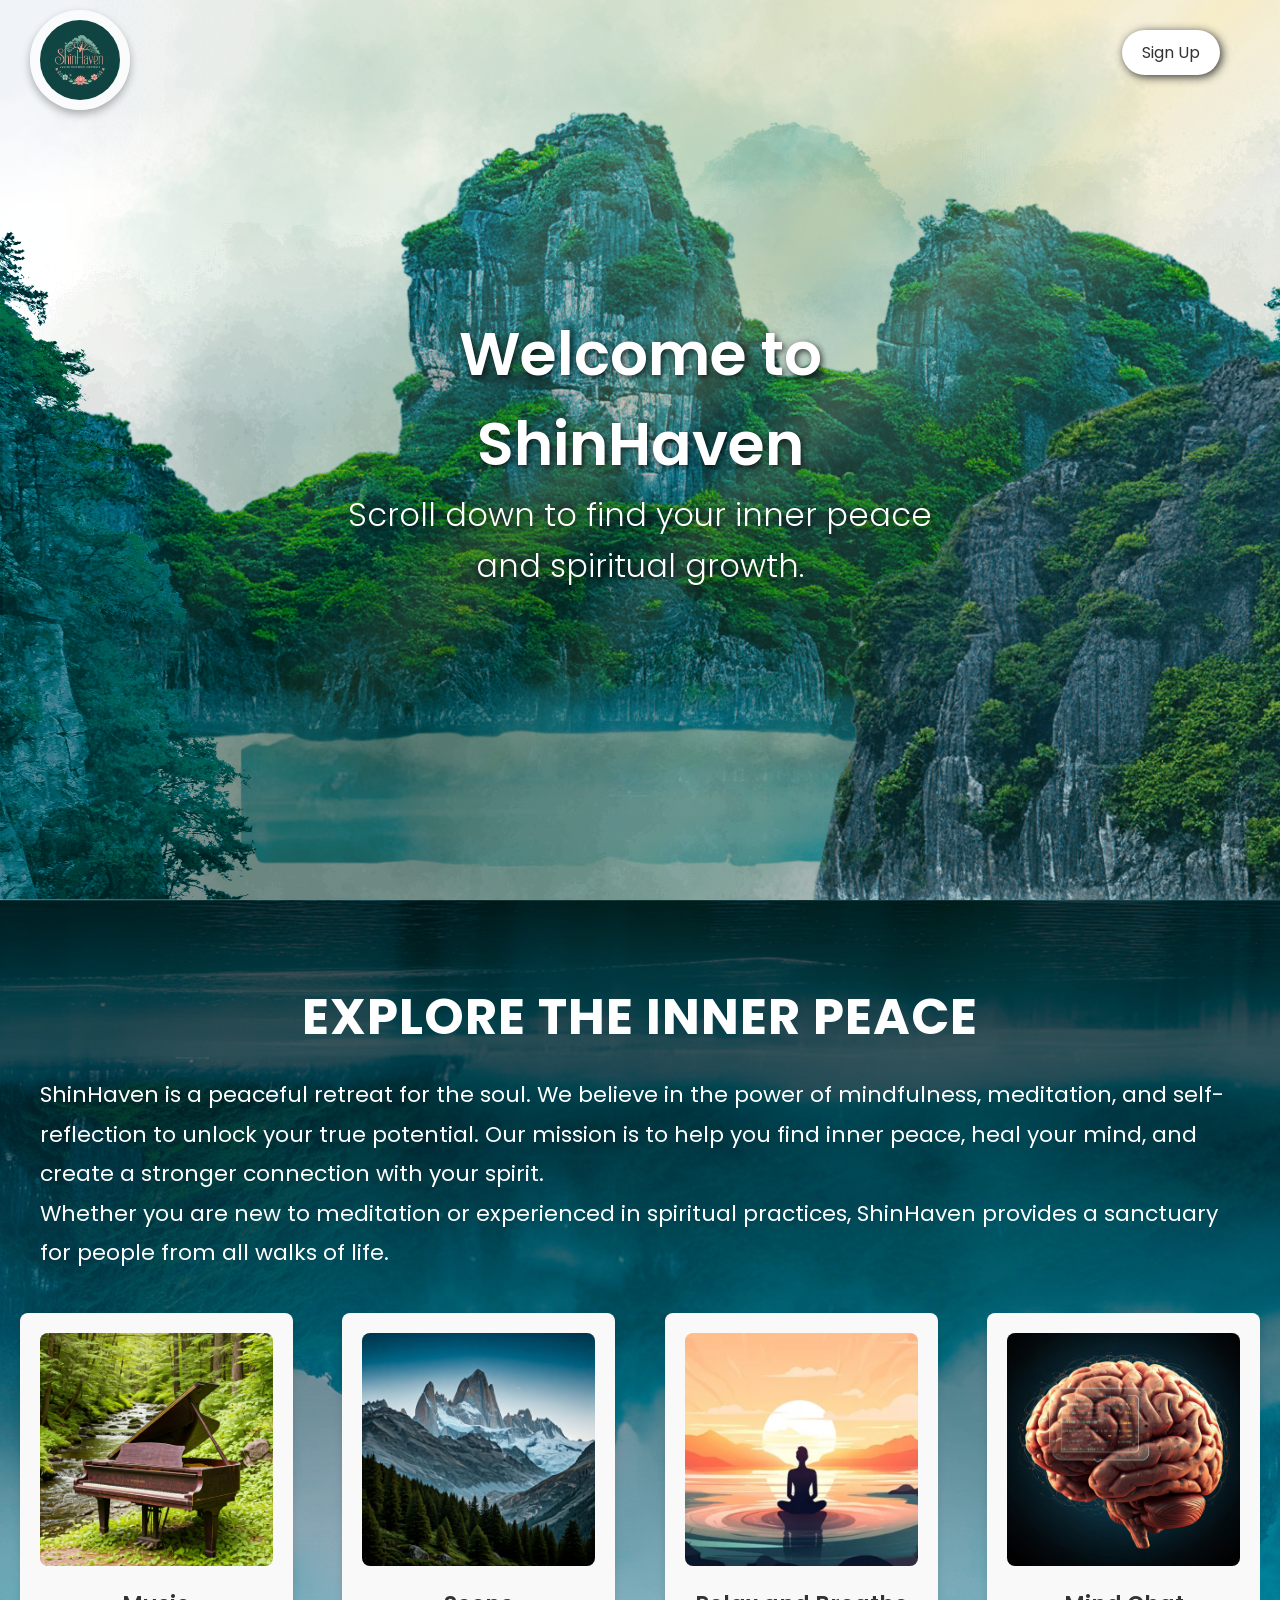
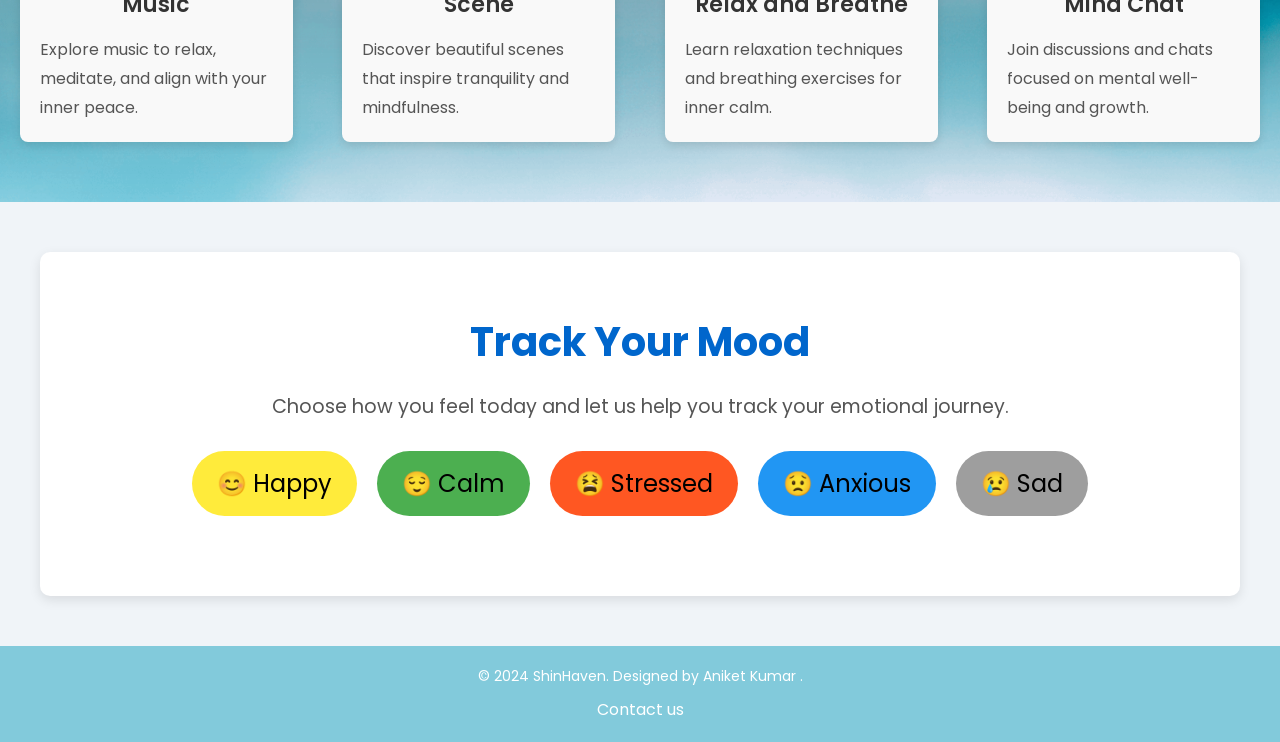
<file: index.html>
<!DOCTYPE html>
<html lang="en">

<head>
    <meta charset="UTF-8">
    <meta name="viewport" content="width=device-width, initial-scale=1.0">
    <title>ShinHaven</title>
    <link rel="stylesheet" href="styles.css">
    <link rel="icon" type="image/x-icon" href="Assets-Aniket/ShinHaven.jpg">
</head>

<body>
    <header>
        <div class="logo">
            <img src="Assets-Aniket/ShinHaven.jpg" alt="ShinHaven Logo">
        </div>

        <div class="auth-buttons">
            <button id="sign-up-btn" onclick="location.href='signup.html'">Sign Up</button>
            <p id="greeting"></p>
            <button id="logout-btn" style="display: none;" onclick="logout()">Logout</button>
        </div>
    </header>


    <!-- Parallax Section -->
    <div class="parallax">
        <img src="Assets-Aniket/2-Mountain.png" alt="mountain" class="parallax-layer" id="layer1">
        <img src="Assets-Aniket/3-fog.png" alt="fog1" class="parallax-layer" id="layer2">
        <img src="Assets-Aniket/4-fog.png" alt="fog2" class="parallax-layer" id="layer3">
        <img src="Assets-Aniket/5-Island.png" alt="island" class="parallax-layer" id="layer4">
        <img src="Assets-Aniket/6-mountain.png" alt="mountain2" class="parallax-layer" id="layer5">
        <img src="Assets-Aniket/7-fog.png" alt="fog3" class="parallax-layer" id="layer6">
        <img src="Assets-Aniket/9-fog.png" alt="fog4" class="parallax-layer" id="layer7">

        <div class="center-content">
            <h1 id="shin-Text">Welcome to ShinHaven</h1>
            <p id="scroll-text">Scroll down to find your inner peace and spiritual growth.</p>
        </div>

        <img src="Assets-Aniket/10-rock.png" alt="rock" class="parallax-layer" id="layer8">
        <img src="Assets-Aniket/11-rock-.png" alt="rock2" class="parallax-layer" id="layer9">
        <img src="Assets-Aniket/12-fog.png" alt="fog5" class="parallax-layer" id="layer10">
        <img src="Assets-Aniket/13-sun.png" alt="sun" class="parallax-layer" id="layer11">
        <img src="Assets-Aniket/14-black_shadow.png" alt="shadow" class="parallax-layer" id="layer12">
        <img src="Assets-Aniket/15-black_shadow.png" alt="shadow2" class="parallax-layer" id="layer13">
    </div>

    <main>
        <section id="about" class="about-section">
            <h2>Explore the inner peace</h2>
            <p>ShinHaven is a peaceful retreat for the soul. We believe in the power of mindfulness, meditation, and
                self-reflection to unlock your true potential. Our mission is to help you find inner peace, heal your
                mind, and create a stronger connection with your spirit.</p>
            <p>Whether you are new to meditation or experienced in spiritual practices, ShinHaven provides a sanctuary
                for people from all walks of life.</p>


            <div class="cards-container">
                <a href="music.html" class="card" id="music-card">
                    <img src="Assets-Aniket/piano-nature.jpeg" alt="Music" class="card-img">
                    <h3>Music</h3>
                    <p>Explore music to relax, meditate, and align with your inner peace.</p>
                </a>
                <a href="scene.html" class="card" id="scene-card">
                    <img src="Assets-Aniket/Scenery.jpeg" alt="Scene" class="card-img">
                    <h3>Scene</h3>
                    <p>Discover beautiful scenes that inspire tranquility and mindfulness.</p>
                </a>
                <a href="relax-breathe.html" class="card" id="relax-card">
                    <img src="Assets-Aniket/yoga.png" alt="Relax and Breathe" class="card-img">
                    <h3>Relax and Breathe</h3>
                    <p>Learn relaxation techniques and breathing exercises for inner calm.</p>
                </a>
                <a href="mind-chat.html" class="card" id="mind-chat-card">
                    <img src="Assets-Aniket/mind.jpeg" alt="Mind Chat" class="card-img">
                    <h3>Mind Chat</h3>
                    <p>Join discussions and chats focused on mental well-being and growth.</p>
                </a>
            </div>

        </section>
        <section id="mood-tracker">
            <h2>Track Your Mood</h2>
            <p>Choose how you feel today and let us help you track your emotional journey.</p>
        
            <div class="mood-selection">
                <button class="mood-btn" id="happy">😊 Happy</button>
                <button class="mood-btn" id="calm">😌 Calm</button>
                <button class="mood-btn" id="stressed">😫 Stressed</button>
                <button class="mood-btn" id="anxious">😟 Anxious</button>
                <button class="mood-btn" id="sad">😢 Sad</button>
            </div>
        
            <div id="mood-history" style="display: none;">
                <h3>Your Mood History</h3>
                <ul id="history-list">
                    <!-- Mood history will be listed here -->
                </ul>
                <button style="align-self: center;" id="clear-history" >Clear History</button>
            </div>
        </section>
        
        <!-- Modal for Redirection Notification -->
        <div id="redirect-modal" class="redirect-modal">
            <div class="modal-content">
              
                <h2 id="redirect-message"></h2>
                <p id="suggested-action"></p>
            </div>
        </div>


    </main>




    <footer class="footer">
        <div class="footer-content">
            <p>&copy; 2024 ShinHaven. Designed by Aniket Kumar .</p>
            <div class="footer-links">
                <a target="_blank" href="https://www.linkedin.com/in/aniket-kumar-86622321a/">Contact us</a>
            </div>
        </div>
    </footer>

    <script src="script.js"></script>

</body>

</html>
</file>
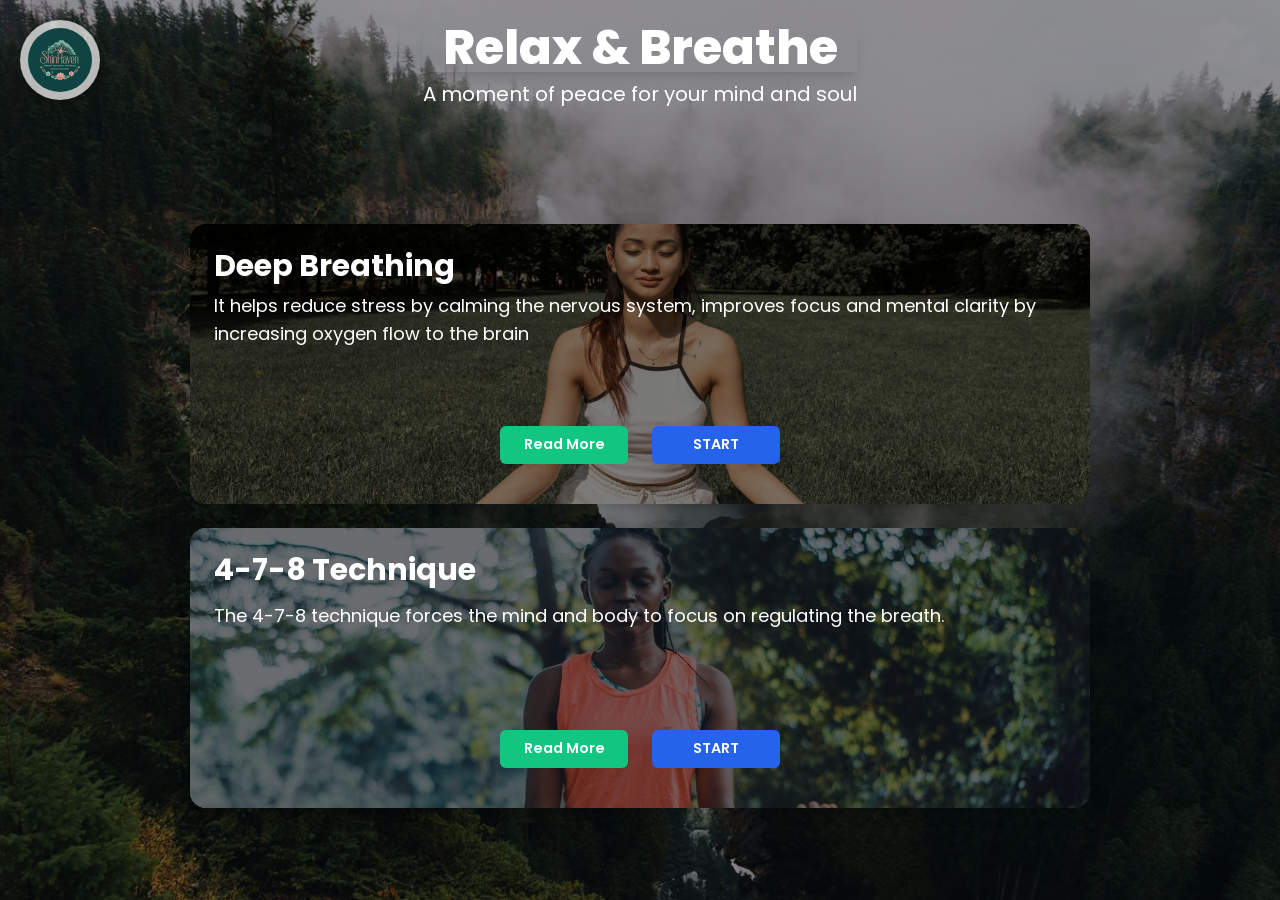
<file: relax-breathe.html>
<!DOCTYPE html>
<html lang="en">
<head>
    <meta charset="UTF-8">
    <meta name="viewport" content="width=device-width, initial-scale=1.0">
    <title>Relax & Breathe</title>
    <link href="https://fonts.googleapis.com/css2?family=Poppins:wght@300;400;600;700&display=swap" rel="stylesheet">
    <link rel="stylesheet" href="src/output.css">
    <link rel="stylesheet" href="relax-breathe.css"> 
    <link rel="shortcut icon" href="Assets-Aniket/ShinHaven.jpeg" type="image/x-icon">
</head>
<body>

    <a class="logo" href="index.html">
        <img src="Assets-Aniket/ShinHaven.jpeg" alt="Logo"> 
    </a>

    <div class="flex flex-col items-center justify-between min-h-screen px-4">

        <header class="text-center py-8 sm:py-6">
            <h1 class="heading text-5xl font-extrabold text-white shadow-lg">
                Relax & Breathe
            </h1>
            <p class="text-xl mt-2">A moment of peace for your mind and soul</p>
        </header>

        <div class=" cc flex flex-col gap-6 w-full max-w-5xl justify-center flex-grow items-center">

            <!-- First Card: Deep Breathing -->
            <div class="relative flex flex-col rounded-lg overflow-hidden shadow-lg bg-cover bg-center card" style="background-image: url('Assets-Aniket/deep-breathe.jpg');">
                <div class="absolute inset-0 bg-black opacity-50 overlay"></div>
                <div class="relative z-10 p-6 flex flex-col justify-between h-full">
                    <div>
                        <h2 class="text-3xl font-bold mb-2">Deep Breathing</h2>
                        <p class="text-lg mb-4">
                            It helps reduce stress by calming the nervous system, improves focus and mental clarity by increasing oxygen flow to the brain</p>
                    </div>
                    <div class="flex justify-center gap-6 mb-4">
                        <a target="_blank" href="https://www.healthline.com/health/diaphragmatic-breathing" class="btn btn-read-more w-32">Read More</a>
                        <a href="Breathing links/deep-breathing.html" class="btn btn-start c1 w-32">
                            <button id="startBtn">START</button>
                        </a>
                    </div>
                </div>
            </div>

            <!-- Second Card: 4-7-8 Technique -->
            <div class=" c2 relative flex flex-col rounded-lg overflow-hidden shadow-lg bg-cover bg-center card" style="background-image: url('Assets-Aniket/deep-breathe2.jpg');">
                <div class="absolute inset-0 bg-black opacity-50 overlay"></div>
                <div class="relative z-10 p-6 flex flex-col justify-between h-full">
                    <div>
                        <h2 class="text-3xl font-bold mb-2">4-7-8 Technique</h2>
                        <p class="text-4xl mb-4">
                            The 4-7-8 technique forces the mind and body to focus on regulating the breath.
                        </p>
                    </div>
                    <div class="flex justify-center gap-6 mb-4">
                        <a target="_blank" href="https://www.healthline.com/health/4-7-8-breathing" class="btn btn-read-more w-32">Read More</a>
                        <a href="Breathing links/478.html" class="btn btn-start c2 w-32">
                            <button>START</button>
                        </a>
                    </div>
                </div>
            </div>

        </div>

    </div>

</body>
</html>
</file>
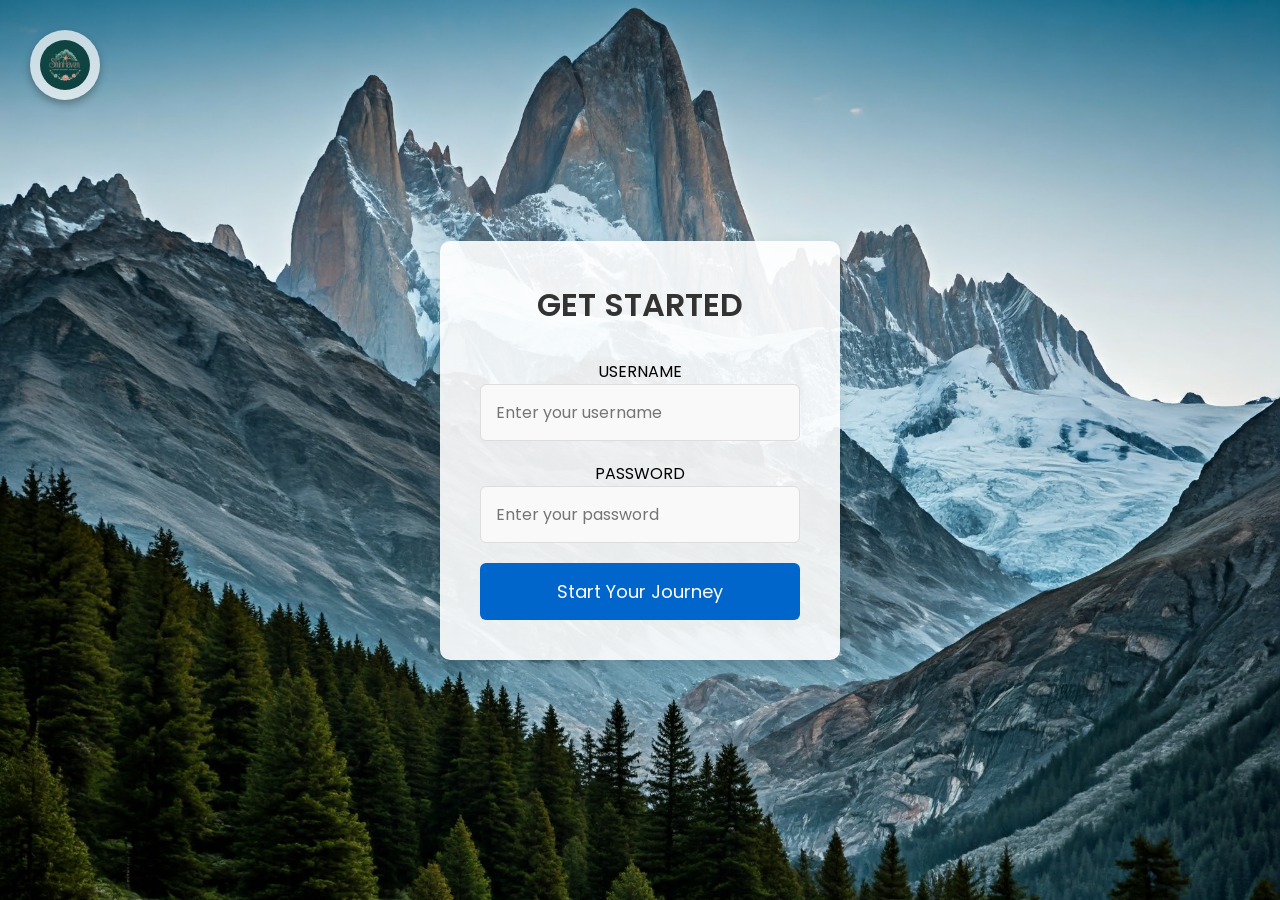
<file: signup.html>
<!DOCTYPE html>
<html lang="en">
<head>
    <meta charset="UTF-8">
    <meta name="viewport" content="width=device-width, initial-scale=1.0">
    <title>Sign Up - ShinHaven</title>
    <link rel="stylesheet" href="signup.css">
    <link rel="icon" type="image/x-icon" href="Assets-Aniket/ShinHaven.jpg">
    <style>
        /* Basic loading spinner styles */
        .loading-spinner {
            display: none;
            position: fixed;
            top: 50%;
            left: 50%;
            transform: translate(-50%, -50%);
            font-size: 24px;
            color: #fff;
            z-index: 1000;
        }

        .loading-spinner::after {
            content: '⏳';
            font-size: 48px;
            animation: rotate 1s infinite linear;
        }

        /* Rotation animation for spinner */
        @keyframes rotate {
            0% {
                transform: rotate(0deg);
            }
            100% {
                transform: rotate(360deg);
            }
        }

        /* Overlay for loading screen */
        .loading-overlay {
            display: none;
            position: fixed;
            top: 0;
            left: 0;
            width: 100%;
            height: 100%;
            background-color: rgba(0, 0, 0, 0.7);
            z-index: 999;
        }
    </style>
</head>
<body>
    <main>
        <div class="logo">
            <a href="index.html"><img src="Assets-Aniket/ShinHaven.jpg" alt="ShinHaven Logo"></a>
        </div>

        <div class="sign-up-container">
            <div class="form-wrapper">
                <h1>GET STARTED</h1>
                <form id="sign-up-form">
                    <label for="username">USERNAME</label>
                    <input type="text" id="username" name="username" placeholder="Enter your username" required>
                    <label for="password">PASSWORD</label>
                    <input type="password" id="password" name="password" placeholder="Enter your password" required>
                    <button type="submit">Start Your Journey</button>
                </form>
                <p id="error-message" style="color: red; display: none;">Password must be at least 6 characters long and contain at least one special character.</p>
            </div>
        </div>
    </main>

    <!-- Loading overlay and spinner -->
    <div class="loading-overlay"></div>
    <div class="loading-spinner"></div>

    <script>
        document.getElementById('sign-up-form').addEventListener('submit', function(e) {
            e.preventDefault(); // Prevent default form submission

            // Get user input
            const username = document.getElementById('username').value;
            const password = document.getElementById('password').value;

            // Password validation: minimum 6 characters and at least one special character
            const passwordRegex = /^(?=.*[!@#$%^&*(),.?":{}|<>])[A-Za-z\d@$!%*?&]{6,}$/;

            if (!passwordRegex.test(password)) {
                // Show an error message if password is invalid
                document.getElementById('error-message').style.display = 'block';
                return; // Stop the form submission
            }

            // Clear any previous error messages
            document.getElementById('error-message').style.display = 'none';

            // Show loading animation
            document.querySelector('.loading-overlay').style.display = 'block';
            document.querySelector('.loading-spinner').style.display = 'block';

            // Simulate a delay (e.g., 2 seconds) to mimic a real request or task
            setTimeout(function() {
                // Store the credentials in localStorage
                localStorage.setItem('username', username);
                localStorage.setItem('password', password);

                // Redirect to the home page after successful sign up
                window.location.href = 'index.html';
            }, 2000); // Simulate delay of 2 seconds
        });
    </script>
</body>
</html>
</file>
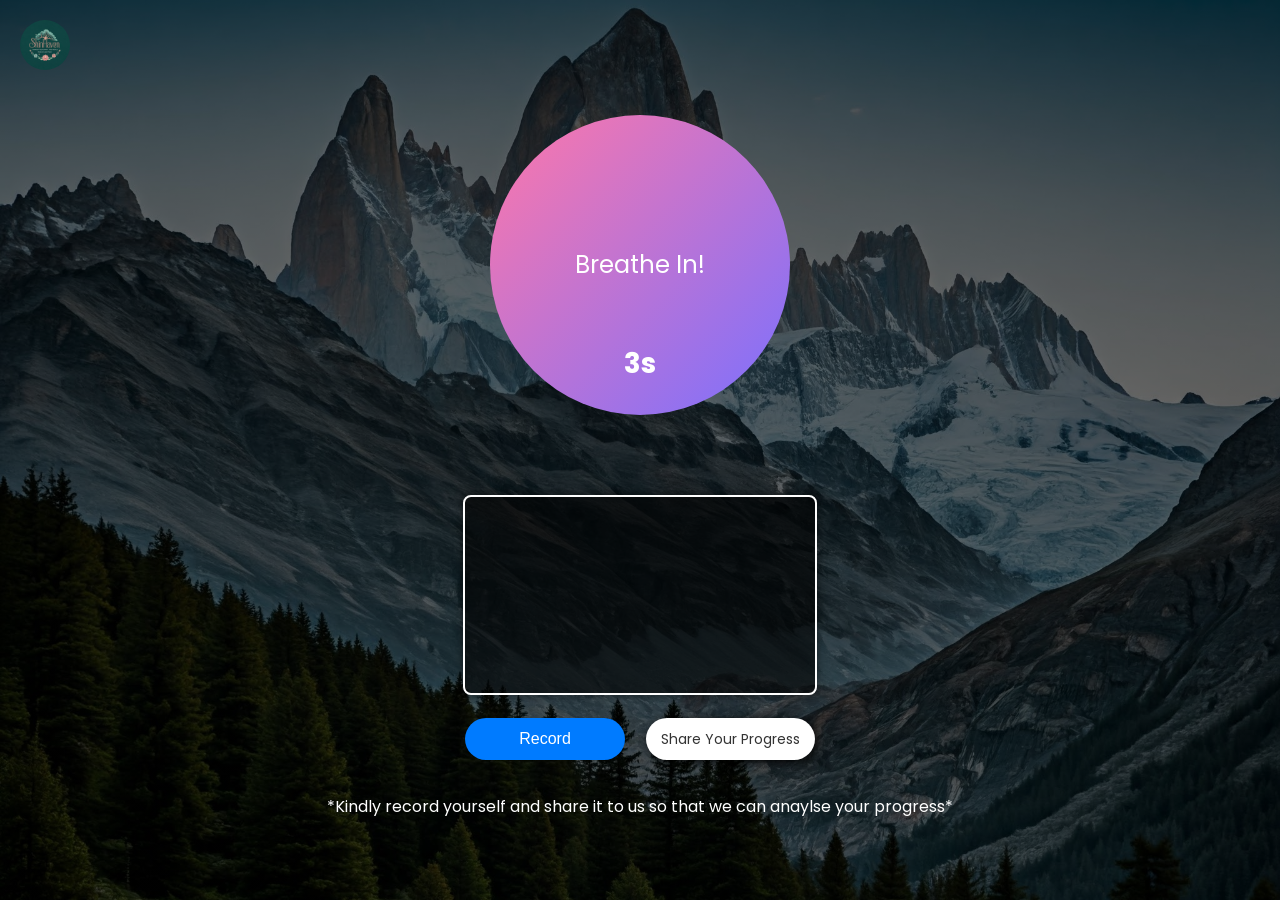
<file: Breathing links/478.html>
<!DOCTYPE html>
<html lang="en">
<head>
    <meta charset="UTF-8">
    <meta name="viewport" content="width=device-width, initial-scale=1.0">
    <title>4-7-8 Breathing technique</title>
    <link rel="stylesheet" href="478.css">
    <link rel="icon" type="image/x-icon" href="../Assets-Aniket/ShinHaven.jpeg">
</head>
<body>

      <!-- Logo at the top-left -->
      <a href="../index.html" class="logo-link">
        <img src="../Assets-Aniket/ShinHaven.jpeg" alt="Logo" class="logo">
    </a>
    
    <!-- Video Recording Section -->
    <div class="container">
        <div class="breathing-container">
            <div class="circle">
                <div class="text" id="breath-text">Breathe In!</div>
                <div class="countdown" id="countdown">4s</div>
            </div>
        </div>

        <!-- Video recording -->
        <div   class="video-section">
            <video id="video-preview" width="320" height="240" autoplay muted></video>
            <div style="display: flex; justify-content: space-between; width: 100%;" class="btn">
            <button id="start-recording">Record</button>
            <button id="stop-recording" style="display: none;">Stop Recording</button>
            <button id="save-video" style="display: none;">Save Video</button>
            <button id="share-progress-btn" style="position: relative;" class="share-progress-btn">Share Your Progress</button>
      
        </div>
        </div>
        <p  style="color: white; text-align: center;">*Kindly record yourself and share it to us so that we can anaylse your progress*</p>
    </div>

    <script src="478.js"></script>

</body>
</html>
</file>
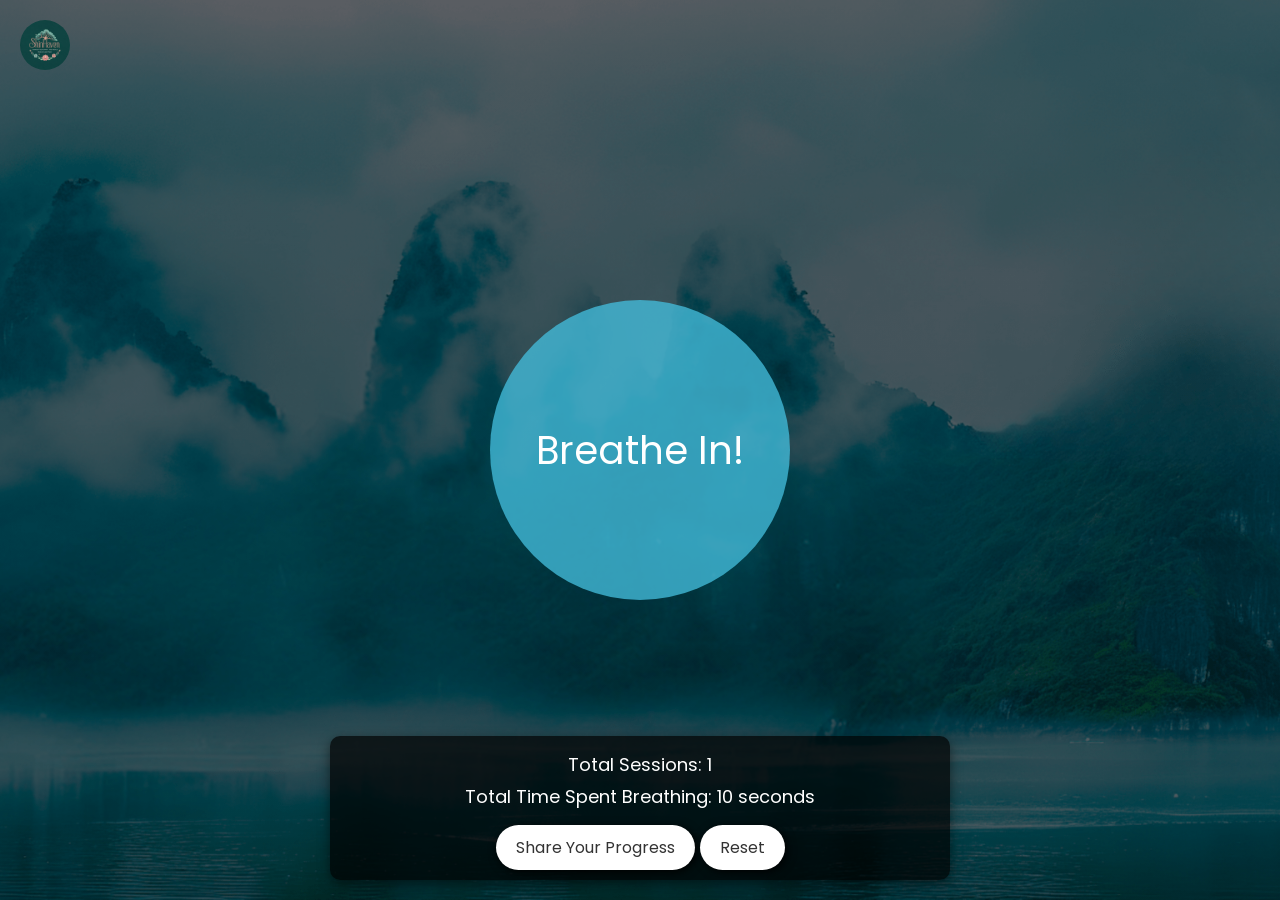
<file: Breathing links/deep-breathing.html>
<!DOCTYPE html>
<html lang="en">
<head>
    <meta charset="UTF-8">
    <meta name="viewport" content="width=device-width, initial-scale=1.0">
    <title>Diaphragmatic Breathing</title>
    <link rel="stylesheet" href="deep-breathing.css">
    <link rel="icon" type="image/x-icon" href="../Assets-Aniket/ShinHaven.jpeg">
</head>
<body>
    
    <!-- Logo at the top-left -->
    <a href="../index.html" class="logo-link">
        <img src="../Assets-Aniket/ShinHaven.jpeg" alt="Logo" class="logo">
    </a>

    
    <div class="container">
        <div class="breathing-container">
            <div class="circle">
                <div class="text" id="breath-text">Breathe In!</div>
            </div>
        </div>
    </div>

    <div class="stats-container">
        <p>Total Sessions: <span id="total-sessions">0</span></p>
        <p>Total Time Spent Breathing: <span id="total-time">0</span> seconds</p>
        <button id="share-progress-btn" style="position: relative;" class="share-progress-btn">Share Your Progress</button>
        <button id="reset-btn" style="position: relative;" class="reset-btn">Reset</button>
    </div>

    <script src="deep-breathing.js"></script>
</body>
</html>
</file>
<file: styles.css>
@import url('https://fonts.googleapis.com/css2?family=Poppins:wght@300;400;600&display=swap');

* {
    margin: 0;
    padding: 0;
    box-sizing: border-box;
    font-family: 'Poppins', sans-serif;
}

html {
    scroll-behavior: smooth;
}

body {
    
    color: #333;
    background-color: #f0f4f8;
}

.logo img {
    width: 100px;
    height: auto;
    position: absolute;
    top: 10px;
    left: 30px;
    border-radius: 50%;
    padding: 10px;
    background-color: rgba(255, 255, 255, 0.7);
    box-shadow: 0px 4px 8px rgba(0, 0, 0, 0.3);
    transition: all 0.3s ease;
    z-index: 100;
}

.logo img:hover {
    transform: scale(1.05);
    box-shadow: 0px 6px 12px rgba(0, 0, 0, 0.5);
}

#logout-btn:hover{
 background-color: rgba(255, 0, 0, 0.829);;
}


.auth-buttons {
    display: flex;
    justify-content: flex-end;
    gap: 15px;
    position: absolute;
    align-items: center;
    top: 30px;
    right: 30px;
}

.auth-buttons button {
    background-color: #fff;
    color: #333;
    border: none;
    padding: 10px 20px;
    font-size: 16px;
    font-family: 'Poppins', sans-serif;
    border-radius: 30px;
    cursor: pointer;
    transition: all 0.3s ease;
    z-index: 100;
    box-shadow: 2px 2px 10px;
}

.auth-buttons button:hover {
    background-color: #0066cc;
    color: #fff;
}



#greeting {
    margin-right: 15px;
    z-index: 100;
    font-size: 1.2rem;
    font-weight: bold;
    color: #333;
}


/* Styles for the greeting on the homepage */
h2 {
    text-align: center;
    font-size: 28px;
    color: #0066cc;
    margin-top: 20px;
}


.parallax {
    position: relative;
    overflow: hidden;
    height: 100vh;
    width: 100%;
}

.parallax img {
    position: absolute;
    top: 0;
    left: 50%;
    transform: translateX(-50%);
    width: 100%;
    height: 100vh;
    pointer-events: none;
    z-index: 0;
}

#layer1 {
    z-index: 1;
}

#layer2 {
    z-index: 1;
}

#layer3 {
    z-index: 1;
}

#layer4 {
    z-index: 5;
}

#layer5 {
    z-index: 10;
}

#layer6 {
    z-index: 1;
}

#layer7 {
    z-index: 1;
}

#layer8 {
    z-index: 15;
}

#layer9 {
    z-index: 9;
}

#layer10 {
    z-index: 1;
}

#layer11 {
    z-index: 7;
}

#layer12 {
    z-index: 10;
}

#layer13 {
    z-index: 5;
}

#layer1,
#layer2,
#layer3,
#layer4,
#layer5,
#layer6,
#layer7,
#layer8,
#layer9,
#layer10,
#layer11,
#layer12,
#layer13 {
    object-fit: cover;
    width: 100%;

    height: 100%;
  
    position: absolute;
   
}




.center-content {
    position: absolute;
    top: 50%;
    left: 50%;
    transform: translate(-50%, -50%);
    color: #fff;
    z-index: 80;
    max-width: 800px;
}

.center-content h1 {
    font-size: 60px;
    font-weight: 600;
    margin-bottom: 20px;
    text-align: center;
}

.center-content p {
    font-size: 32px;
    line-height: 1.6;
    font-weight: 300;
    text-align: center;
}

.center-content h1,
.center-content p {
    text-shadow: 2px 2px 6px rgba(0, 0, 0, 0.7);
}

.about-section {
    position: relative;
    text-align: center;
    color: #333;
    padding: 60px 20px;
    overflow: hidden;
}

.about-section::before {
    content: "";
    position: absolute;
    top: 0;
    left: 0;
    width: 100%;
    height: 100%;
    background-image: linear-gradient(to bottom, rgba(0, 0, 0, 0), rgba(0, 0, 0, 0.7)), url(Assets-Aniket/0-Background.png);
    background-position: center;
    background-size: cover;
    transform: rotate(180deg);
    z-index: 0;
}



.about-section h2 {
    font-size: 50px;
    font-weight: bolder;
    margin-bottom: 20px;
    text-transform: uppercase;
    color: #fff;
    letter-spacing: 1px;
    position: relative;
    text-decoration: none;
}


.about-section p {
    font-size: 22px;
    line-height: 1.8;
    max-width: 1200px;
    margin: 0 auto;
    color: #fff;
    position: relative;
    text-align: start;
}

#share-progress-btn {
    background-color: #fff;
    color: #333;
    border: none;
    padding: 10px 20px;
    font-size: 16px;
    font-family: 'Poppins', sans-serif;
    border-radius: 30px;
    cursor: pointer;
    transition: all 0.3s ease;
    box-shadow: 2px 2px 10px #000;
    position: relative;
    margin-top: 40px;
}

#share-progress-btn:hover {
    background-color: #0066cc;
    color: #fff;
}

.cards-container {
    display: flex;
    justify-content: space-between;
    gap: 20px;
    margin-top: 40px;
    flex-wrap: wrap;
    position: relative;
}

.card {
    width: 22%;
    background-color: #f9f9f9;
    padding: 20px;
    border-radius: 8px;
    box-shadow: 0px 4px 8px rgba(0, 0, 0, 0.1);
    transition: transform 0.3s ease, box-shadow 0.3s ease;
    text-align: center;
    text-decoration: none;
    color: inherit;
}

.card:hover {
    transform: translateY(-10px);
    box-shadow: 0px 6px 12px rgba(0, 0, 0, 0.2);
}

.card-img {
    width: 100%;
    height: 60%;
    object-fit: cover;
    border-radius: 8px;
    margin-bottom: 15px;
}

.card h3 {
    font-size: 22px;
    font-weight: 600;
    margin-bottom: 15px;
}

.card p {
    font-size: 16px;
    color: #555;
}

.footer {
    background-color: #82cadb;
    color: #fff;
    text-align: center;
    padding: 20px;
    position: relative;
    bottom: 0;
    width: 100%;
}

.footer-content {
    max-width: 1200px;
    margin: 0 auto;
}

.footer p {
    font-size: 14px;
    margin-bottom: 10px;
}

.footer-links {
    margin-top: 10px;
}

.footer-links a {
    color: #fff;
    text-decoration: none;
    font-size: 16px;
    transition: 0.3s ease;
}

.footer-links a:hover {
    color: gold;
    text-decoration: none;
}

/* Mood Tracker Section */
#mood-tracker {
    max-width: 1200px;
    margin: 50px auto;
    text-align: center;
    background-color: #fff;
    padding: 40px;
    border-radius: 10px;
    box-shadow: 0 4px 12px rgba(0, 0, 0, 0.1);
}

#mood-tracker h2 {
    font-size: 2.5rem;
    color: #0066cc;
}

#mood-tracker p {
    font-size: 1.2rem;
    color: #555;
    margin: 20px 0;
}

.mood-selection {
    display: flex;
    justify-content: center;
    gap: 20px;
    margin-bottom: 30px;
    flex-wrap: wrap; /* Allow buttons to wrap in smaller screens */
}

.mood-btn {
    padding: 15px 25px;
    border: none;
    border-radius: 50px;
    cursor: pointer;
    font-size: 1.5rem;
    transition: transform 0.3s ease, background-color 0.3s ease;
    text-transform: capitalize;
    min-width: 120px; /* Set a minimum width to keep buttons consistent */
    margin: 10px 0;
}

.mood-btn:hover {
    transform: scale(1.1);
}
/* Mood History Section */
#mood-history {
    display: flex;
    flex-direction: column;
    align-items: center;  
    justify-content: center;  
    margin-top: 20px;
    padding: 20px;
    background-color: rgba(0, 0, 0, 0.1); 
    border-radius: 10px; 
    width: 80%; 
    margin-left: auto;
    margin-right: auto; 
    display: none; 
}


/* Clear History Button Styling */
#clear-history {
    margin-top: 20px;
    padding: 12px 24px;
    font-size: 18px;
    font-weight: bold;
    color: #fff;
    background-color: #ff4d4d; 
    border: none;
    border-radius: 8px;
    cursor: pointer;
    transition: background-color 0.3s, transform 0.3s ease;
    text-align: center;
    width: 250px; 
    display: block; 
    text-decoration: none;
}

/* Hover effect for Clear History button */
#clear-history:hover {
    background-color: #cc0000; /* Darker red on hover */
    transform: scale(1.05); /* Slight scaling on hover */
}

/* Focus effect for Clear History button */
#clear-history:focus {
    outline: none;
    box-shadow: 0 0 10px rgba(255, 77, 77, 0.7); /* Glow effect when focused */
}

/* Responsive adjustments */
@media (max-width: 600px) {
    #clear-history {
        width: 80%; /* Button takes 80% of the screen width on mobile */
        font-size: 16px; /* Adjust font size for small screens */
    }
}


#mood-history {
    opacity: 0;
    animation: fadeIn 1s forwards;
}

@keyframes fadeIn {
    from {
        opacity: 0;
    }
    to {
        opacity: 1;
    }
}


#happy {
    background-color: #ffeb3b;
}

#calm {
    background-color: #4caf50;
}

#stressed {
    background-color: #ff5722;
}

#anxious {
    background-color: #2196f3;
}

#sad {
    background-color: #9e9e9e;
}

/* Modal Styles */
.redirect-modal {
    display: none; /* Hidden by default */
    position: fixed;
    z-index: 1000;
    left: 0;
    top: 0;
    width: 100%;
    height: 100%;
    background-color: rgba(0, 0, 0, 0.7); /* Black with opacity */
    align-items: center;
    justify-content: center;
    animation: fadeIn 0.5s ease-out;
}

.modal-content {
    background-color: #fff;
    padding: 20px;
    border-radius: 10px;
    width: 80%;
    max-width: 500px;
    text-align: center;
    box-shadow: 0 5px 15px rgba(0, 0, 0, 0.2);
    animation: bounce 1s ease-in-out;
}

#redirect-message {
    font-size: 1.5rem;
    font-weight: bold;
    margin-bottom: 15px;
}

#suggested-action {
    font-size: 1rem;
    color: #333;
}

.close-btn {
    position: absolute;
    top: 10px;
    right: 10px;
    font-size: 2rem;
    cursor: pointer;
    color: #333;
}


/* Animation for Modal Appearance */
@keyframes fadeIn {
    0% {
        opacity: 0;
    }
    100% {
        opacity: 1;
    }
}

/* Bubbly Transition Effect */
@keyframes bounce {
    0%, 100% {
        transform: scale(1);
    }
    50% {
        transform: scale(1.1);
    }
}


/* Responsive Styles for smaller screens */
@media (max-width: 768px) {
    #mood-tracker {
        padding: 20px;
    }

    .mood-btn {
        padding: 12px 20px;
        font-size: 1.2rem;
        min-width: 100px;
    }

    .mood-selection {
        gap: 10px;
    }

    #mood-tracker h2 {
        font-size: 2rem;
    }

    #mood-tracker p {
        font-size: 1rem;
    }
}

@media (max-width: 480px) {
    .mood-btn {
        font-size: 1rem;
        padding: 10px 18px;
        min-width: 80px;
    }

    #mood-tracker h2 {
        font-size: 1.8rem;
    }

    #mood-tracker p {
        font-size: 0.9rem;
    }

    .mood-selection {
        flex-direction: column;
        align-items: center;
    }
}


@media (max-width: 480px) {


    .logo img {
        width: 80px;
        left: 15px;
        top: 15px;
    }

    .auth-buttons {
        top: 30px;
        right: 5px;
        justify-content: flex-end;
    }
    
    #greeting {

        z-index: 100;
        font-size: 1rem;
        font-weight: bold;
        color: #333;

    }

    .center-content h1 {
        font-size: 32px;
    }

    .center-content p {
        font-size: 16px;
    }

    .about-section {
        padding: 40px 20px;
    }

    .about-section h2 {
        font-size: 28px;
    }

    .about-section p {
        font-size: 16px;
    }

    .cards-container {
        flex-direction: column;
        align-items: center;
    }

    .card {
        width: 90%;
        margin-bottom: 20px;
    }
}

@media (max-width: 768px) {


    .logo img {
        width: 70px;
        left: 20px;
        top: 20px;
    }

    .center-content h1 {
        font-size: 48px;
    }

    .center-content p {
        font-size: 18px;
    }

    .about-section {
        padding: 50px 20px;
    }

    .about-section h2 {
        font-size: 32px;
    }

    .about-section p {
        font-size: 18px;
    }

    .cards-container {
        flex-direction: column;
        gap: 20px;
    }

    .card {
        width: 80%;
    }
}

@media (min-width: 1024px) {
    .cards-container {
        justify-content: space-between;
    }

    .card {
        width: 22%;
    }
}

@media (max-width: 501px) and (min-width: 481px) {
    header {
        height: 100vh;
        background-size: auto 100%;
        background-position: center;
        padding: 20px;
    }

    .center-content h1 {
        font-size: 40px;
    }

    .center-content p {
        font-size: 18px;
    }
}
</file>
<file: src/output.css>
*, ::before, ::after {
  --tw-border-spacing-x: 0;
  --tw-border-spacing-y: 0;
  --tw-translate-x: 0;
  --tw-translate-y: 0;
  --tw-rotate: 0;
  --tw-skew-x: 0;
  --tw-skew-y: 0;
  --tw-scale-x: 1;
  --tw-scale-y: 1;
  --tw-pan-x:  ;
  --tw-pan-y:  ;
  --tw-pinch-zoom:  ;
  --tw-scroll-snap-strictness: proximity;
  --tw-gradient-from-position:  ;
  --tw-gradient-via-position:  ;
  --tw-gradient-to-position:  ;
  --tw-ordinal:  ;
  --tw-slashed-zero:  ;
  --tw-numeric-figure:  ;
  --tw-numeric-spacing:  ;
  --tw-numeric-fraction:  ;
  --tw-ring-inset:  ;
  --tw-ring-offset-width: 0px;
  --tw-ring-offset-color: #fff;
  --tw-ring-color: rgb(59 130 246 / 0.5);
  --tw-ring-offset-shadow: 0 0 #0000;
  --tw-ring-shadow: 0 0 #0000;
  --tw-shadow: 0 0 #0000;
  --tw-shadow-colored: 0 0 #0000;
  --tw-blur:  ;
  --tw-brightness:  ;
  --tw-contrast:  ;
  --tw-grayscale:  ;
  --tw-hue-rotate:  ;
  --tw-invert:  ;
  --tw-saturate:  ;
  --tw-sepia:  ;
  --tw-drop-shadow:  ;
  --tw-backdrop-blur:  ;
  --tw-backdrop-brightness:  ;
  --tw-backdrop-contrast:  ;
  --tw-backdrop-grayscale:  ;
  --tw-backdrop-hue-rotate:  ;
  --tw-backdrop-invert:  ;
  --tw-backdrop-opacity:  ;
  --tw-backdrop-saturate:  ;
  --tw-backdrop-sepia:  ;
  --tw-contain-size:  ;
  --tw-contain-layout:  ;
  --tw-contain-paint:  ;
  --tw-contain-style:  ;
}

::backdrop {
  --tw-border-spacing-x: 0;
  --tw-border-spacing-y: 0;
  --tw-translate-x: 0;
  --tw-translate-y: 0;
  --tw-rotate: 0;
  --tw-skew-x: 0;
  --tw-skew-y: 0;
  --tw-scale-x: 1;
  --tw-scale-y: 1;
  --tw-pan-x:  ;
  --tw-pan-y:  ;
  --tw-pinch-zoom:  ;
  --tw-scroll-snap-strictness: proximity;
  --tw-gradient-from-position:  ;
  --tw-gradient-via-position:  ;
  --tw-gradient-to-position:  ;
  --tw-ordinal:  ;
  --tw-slashed-zero:  ;
  --tw-numeric-figure:  ;
  --tw-numeric-spacing:  ;
  --tw-numeric-fraction:  ;
  --tw-ring-inset:  ;
  --tw-ring-offset-width: 0px;
  --tw-ring-offset-color: #fff;
  --tw-ring-color: rgb(59 130 246 / 0.5);
  --tw-ring-offset-shadow: 0 0 #0000;
  --tw-ring-shadow: 0 0 #0000;
  --tw-shadow: 0 0 #0000;
  --tw-shadow-colored: 0 0 #0000;
  --tw-blur:  ;
  --tw-brightness:  ;
  --tw-contrast:  ;
  --tw-grayscale:  ;
  --tw-hue-rotate:  ;
  --tw-invert:  ;
  --tw-saturate:  ;
  --tw-sepia:  ;
  --tw-drop-shadow:  ;
  --tw-backdrop-blur:  ;
  --tw-backdrop-brightness:  ;
  --tw-backdrop-contrast:  ;
  --tw-backdrop-grayscale:  ;
  --tw-backdrop-hue-rotate:  ;
  --tw-backdrop-invert:  ;
  --tw-backdrop-opacity:  ;
  --tw-backdrop-saturate:  ;
  --tw-backdrop-sepia:  ;
  --tw-contain-size:  ;
  --tw-contain-layout:  ;
  --tw-contain-paint:  ;
  --tw-contain-style:  ;
}

/*
! tailwindcss v3.4.15 | MIT License | https://tailwindcss.com
*/

/*
1. Prevent padding and border from affecting element width. (https://github.com/mozdevs/cssremedy/issues/4)
2. Allow adding a border to an element by just adding a border-width. (https://github.com/tailwindcss/tailwindcss/pull/116)
*/

*,
::before,
::after {
  box-sizing: border-box;
  /* 1 */
  border-width: 0;
  /* 2 */
  border-style: solid;
  /* 2 */
  border-color: #e5e7eb;
  /* 2 */
}

::before,
::after {
  --tw-content: '';
}

/*
1. Use a consistent sensible line-height in all browsers.
2. Prevent adjustments of font size after orientation changes in iOS.
3. Use a more readable tab size.
4. Use the user's configured `sans` font-family by default.
5. Use the user's configured `sans` font-feature-settings by default.
6. Use the user's configured `sans` font-variation-settings by default.
7. Disable tap highlights on iOS
*/

html,
:host {
  line-height: 1.5;
  /* 1 */
  -webkit-text-size-adjust: 100%;
  /* 2 */
  -moz-tab-size: 4;
  /* 3 */
  -o-tab-size: 4;
     tab-size: 4;
  /* 3 */
  font-family: ui-sans-serif, system-ui, sans-serif, "Apple Color Emoji", "Segoe UI Emoji", "Segoe UI Symbol", "Noto Color Emoji";
  /* 4 */
  font-feature-settings: normal;
  /* 5 */
  font-variation-settings: normal;
  /* 6 */
  -webkit-tap-highlight-color: transparent;
  /* 7 */
}

/*
1. Remove the margin in all browsers.
2. Inherit line-height from `html` so users can set them as a class directly on the `html` element.
*/

body {
  margin: 0;
  /* 1 */
  line-height: inherit;
  /* 2 */
}

/*
1. Add the correct height in Firefox.
2. Correct the inheritance of border color in Firefox. (https://bugzilla.mozilla.org/show_bug.cgi?id=190655)
3. Ensure horizontal rules are visible by default.
*/

hr {
  height: 0;
  /* 1 */
  color: inherit;
  /* 2 */
  border-top-width: 1px;
  /* 3 */
}

/*
Add the correct text decoration in Chrome, Edge, and Safari.
*/

abbr:where([title]) {
  -webkit-text-decoration: underline dotted;
          text-decoration: underline dotted;
}

/*
Remove the default font size and weight for headings.
*/

h1,
h2,
h3,
h4,
h5,
h6 {
  font-size: inherit;
  font-weight: inherit;
}

/*
Reset links to optimize for opt-in styling instead of opt-out.
*/

a {
  color: inherit;
  text-decoration: inherit;
}

/*
Add the correct font weight in Edge and Safari.
*/

b,
strong {
  font-weight: bolder;
}

/*
1. Use the user's configured `mono` font-family by default.
2. Use the user's configured `mono` font-feature-settings by default.
3. Use the user's configured `mono` font-variation-settings by default.
4. Correct the odd `em` font sizing in all browsers.
*/

code,
kbd,
samp,
pre {
  font-family: ui-monospace, SFMono-Regular, Menlo, Monaco, Consolas, "Liberation Mono", "Courier New", monospace;
  /* 1 */
  font-feature-settings: normal;
  /* 2 */
  font-variation-settings: normal;
  /* 3 */
  font-size: 1em;
  /* 4 */
}

/*
Add the correct font size in all browsers.
*/

small {
  font-size: 80%;
}

/*
Prevent `sub` and `sup` elements from affecting the line height in all browsers.
*/

sub,
sup {
  font-size: 75%;
  line-height: 0;
  position: relative;
  vertical-align: baseline;
}

sub {
  bottom: -0.25em;
}

sup {
  top: -0.5em;
}

/*
1. Remove text indentation from table contents in Chrome and Safari. (https://bugs.chromium.org/p/chromium/issues/detail?id=999088, https://bugs.webkit.org/show_bug.cgi?id=201297)
2. Correct table border color inheritance in all Chrome and Safari. (https://bugs.chromium.org/p/chromium/issues/detail?id=935729, https://bugs.webkit.org/show_bug.cgi?id=195016)
3. Remove gaps between table borders by default.
*/

table {
  text-indent: 0;
  /* 1 */
  border-color: inherit;
  /* 2 */
  border-collapse: collapse;
  /* 3 */
}

/*
1. Change the font styles in all browsers.
2. Remove the margin in Firefox and Safari.
3. Remove default padding in all browsers.
*/

button,
input,
optgroup,
select,
textarea {
  font-family: inherit;
  /* 1 */
  font-feature-settings: inherit;
  /* 1 */
  font-variation-settings: inherit;
  /* 1 */
  font-size: 100%;
  /* 1 */
  font-weight: inherit;
  /* 1 */
  line-height: inherit;
  /* 1 */
  letter-spacing: inherit;
  /* 1 */
  color: inherit;
  /* 1 */
  margin: 0;
  /* 2 */
  padding: 0;
  /* 3 */
}

/*
Remove the inheritance of text transform in Edge and Firefox.
*/

button,
select {
  text-transform: none;
}

/*
1. Correct the inability to style clickable types in iOS and Safari.
2. Remove default button styles.
*/

button,
input:where([type='button']),
input:where([type='reset']),
input:where([type='submit']) {
  -webkit-appearance: button;
  /* 1 */
  background-color: transparent;
  /* 2 */
  background-image: none;
  /* 2 */
}

/*
Use the modern Firefox focus style for all focusable elements.
*/

:-moz-focusring {
  outline: auto;
}

/*
Remove the additional `:invalid` styles in Firefox. (https://github.com/mozilla/gecko-dev/blob/2f9eacd9d3d995c937b4251a5557d95d494c9be1/layout/style/res/forms.css#L728-L737)
*/

:-moz-ui-invalid {
  box-shadow: none;
}

/*
Add the correct vertical alignment in Chrome and Firefox.
*/

progress {
  vertical-align: baseline;
}

/*
Correct the cursor style of increment and decrement buttons in Safari.
*/

::-webkit-inner-spin-button,
::-webkit-outer-spin-button {
  height: auto;
}

/*
1. Correct the odd appearance in Chrome and Safari.
2. Correct the outline style in Safari.
*/

[type='search'] {
  -webkit-appearance: textfield;
  /* 1 */
  outline-offset: -2px;
  /* 2 */
}

/*
Remove the inner padding in Chrome and Safari on macOS.
*/

::-webkit-search-decoration {
  -webkit-appearance: none;
}

/*
1. Correct the inability to style clickable types in iOS and Safari.
2. Change font properties to `inherit` in Safari.
*/

::-webkit-file-upload-button {
  -webkit-appearance: button;
  /* 1 */
  font: inherit;
  /* 2 */
}

/*
Add the correct display in Chrome and Safari.
*/

summary {
  display: list-item;
}

/*
Removes the default spacing and border for appropriate elements.
*/

blockquote,
dl,
dd,
h1,
h2,
h3,
h4,
h5,
h6,
hr,
figure,
p,
pre {
  margin: 0;
}

fieldset {
  margin: 0;
  padding: 0;
}

legend {
  padding: 0;
}

ol,
ul,
menu {
  list-style: none;
  margin: 0;
  padding: 0;
}

/*
Reset default styling for dialogs.
*/

dialog {
  padding: 0;
}

/*
Prevent resizing textareas horizontally by default.
*/

textarea {
  resize: vertical;
}

/*
1. Reset the default placeholder opacity in Firefox. (https://github.com/tailwindlabs/tailwindcss/issues/3300)
2. Set the default placeholder color to the user's configured gray 400 color.
*/

input::-moz-placeholder, textarea::-moz-placeholder {
  opacity: 1;
  /* 1 */
  color: #9ca3af;
  /* 2 */
}

input::placeholder,
textarea::placeholder {
  opacity: 1;
  /* 1 */
  color: #9ca3af;
  /* 2 */
}

/*
Set the default cursor for buttons.
*/

button,
[role="button"] {
  cursor: pointer;
}

/*
Make sure disabled buttons don't get the pointer cursor.
*/

:disabled {
  cursor: default;
}

/*
1. Make replaced elements `display: block` by default. (https://github.com/mozdevs/cssremedy/issues/14)
2. Add `vertical-align: middle` to align replaced elements more sensibly by default. (https://github.com/jensimmons/cssremedy/issues/14#issuecomment-634934210)
   This can trigger a poorly considered lint error in some tools but is included by design.
*/

img,
svg,
video,
canvas,
audio,
iframe,
embed,
object {
  display: block;
  /* 1 */
  vertical-align: middle;
  /* 2 */
}

/*
Constrain images and videos to the parent width and preserve their intrinsic aspect ratio. (https://github.com/mozdevs/cssremedy/issues/14)
*/

img,
video {
  max-width: 100%;
  height: auto;
}

/* Make elements with the HTML hidden attribute stay hidden by default */

[hidden]:where(:not([hidden="until-found"])) {
  display: none;
}

.container {
  width: 100%;
}

@media (min-width: 640px) {
  .container {
    max-width: 640px;
  }
}

@media (min-width: 768px) {
  .container {
    max-width: 768px;
  }
}

@media (min-width: 1024px) {
  .container {
    max-width: 1024px;
  }
}

@media (min-width: 1280px) {
  .container {
    max-width: 1280px;
  }
}

@media (min-width: 1536px) {
  .container {
    max-width: 1536px;
  }
}

.visible {
  visibility: visible;
}

.fixed {
  position: fixed;
}

.absolute {
  position: absolute;
}

.relative {
  position: relative;
}

.inset-0 {
  inset: 0px;
}

.z-10 {
  z-index: 10;
}

.mx-auto {
  margin-left: auto;
  margin-right: auto;
}

.mb-2 {
  margin-bottom: 0.5rem;
}

.mb-4 {
  margin-bottom: 1rem;
}

.mt-2 {
  margin-top: 0.5rem;
}

.mt-4 {
  margin-top: 1rem;
}

.mb-6 {
  margin-bottom: 1.5rem;
}

.mb-8 {
  margin-bottom: 2rem;
}

.block {
  display: block;
}

.inline-block {
  display: inline-block;
}

.flex {
  display: flex;
}

.grid {
  display: grid;
}

.hidden {
  display: none;
}

.h-96 {
  height: 24rem;
}

.h-80 {
  height: 20rem;
}

.h-\[300px\] {
  height: 300px;
}

.h-\[250px\] {
  height: 250px;
}

.h-full {
  height: 100%;
}

.min-h-screen {
  min-height: 100vh;
}

.w-full {
  width: 100%;
}

.w-48 {
  width: 12rem;
}

.w-32 {
  width: 8rem;
}

.w-1 {
  width: 0.25rem;
}

.w-12 {
  width: 3rem;
}

.w-4 {
  width: 1rem;
}

.w-40 {
  width: 10rem;
}

.max-w-4xl {
  max-width: 56rem;
}

.max-w-5xl {
  max-width: 64rem;
}

.flex-grow {
  flex-grow: 1;
}

.transform {
  transform: translate(var(--tw-translate-x), var(--tw-translate-y)) rotate(var(--tw-rotate)) skewX(var(--tw-skew-x)) skewY(var(--tw-skew-y)) scaleX(var(--tw-scale-x)) scaleY(var(--tw-scale-y));
}

.grid-cols-1 {
  grid-template-columns: repeat(1, minmax(0, 1fr));
}

.flex-col {
  flex-direction: column;
}

.items-center {
  align-items: center;
}

.justify-end {
  justify-content: flex-end;
}

.justify-center {
  justify-content: center;
}

.justify-between {
  justify-content: space-between;
}

.gap-8 {
  gap: 2rem;
}

.gap-6 {
  gap: 1.5rem;
}

.gap-4 {
  gap: 1rem;
}

.overflow-hidden {
  overflow: hidden;
}

.rounded-lg {
  border-radius: 0.5rem;
}

.rounded {
  border-radius: 0.25rem;
}

.border {
  border-width: 1px;
}

.bg-black {
  --tw-bg-opacity: 1;
  background-color: rgb(0 0 0 / var(--tw-bg-opacity, 1));
}

.bg-gray-900 {
  --tw-bg-opacity: 1;
  background-color: rgb(17 24 39 / var(--tw-bg-opacity, 1));
}

.bg-indigo-600 {
  --tw-bg-opacity: 1;
  background-color: rgb(79 70 229 / var(--tw-bg-opacity, 1));
}

.bg-green-600 {
  --tw-bg-opacity: 1;
  background-color: rgb(22 163 74 / var(--tw-bg-opacity, 1));
}

.bg-blue-600 {
  --tw-bg-opacity: 1;
  background-color: rgb(37 99 235 / var(--tw-bg-opacity, 1));
}

.bg-gradient-to-b {
  background-image: linear-gradient(to bottom, var(--tw-gradient-stops));
}

.bg-gradient-to-r {
  background-image: linear-gradient(to right, var(--tw-gradient-stops));
}

.from-green-400 {
  --tw-gradient-from: #4ade80 var(--tw-gradient-from-position);
  --tw-gradient-to: rgb(74 222 128 / 0) var(--tw-gradient-to-position);
  --tw-gradient-stops: var(--tw-gradient-from), var(--tw-gradient-to);
}

.from-purple-700 {
  --tw-gradient-from: #7e22ce var(--tw-gradient-from-position);
  --tw-gradient-to: rgb(126 34 206 / 0) var(--tw-gradient-to-position);
  --tw-gradient-stops: var(--tw-gradient-from), var(--tw-gradient-to);
}

.from-green-600 {
  --tw-gradient-from: #16a34a var(--tw-gradient-from-position);
  --tw-gradient-to: rgb(22 163 74 / 0) var(--tw-gradient-to-position);
  --tw-gradient-stops: var(--tw-gradient-from), var(--tw-gradient-to);
}

.from-yellow-400 {
  --tw-gradient-from: #facc15 var(--tw-gradient-from-position);
  --tw-gradient-to: rgb(250 204 21 / 0) var(--tw-gradient-to-position);
  --tw-gradient-stops: var(--tw-gradient-from), var(--tw-gradient-to);
}

.from-\[\#3bbeece0\] {
  --tw-gradient-from: #3bbeece0 var(--tw-gradient-from-position);
  --tw-gradient-to: rgb(59 190 236 / 0) var(--tw-gradient-to-position);
  --tw-gradient-stops: var(--tw-gradient-from), var(--tw-gradient-to);
}

.from-gray-800 {
  --tw-gradient-from: #1f2937 var(--tw-gradient-from-position);
  --tw-gradient-to: rgb(31 41 55 / 0) var(--tw-gradient-to-position);
  --tw-gradient-stops: var(--tw-gradient-from), var(--tw-gradient-to);
}

.from-\[\#1E3A8A\] {
  --tw-gradient-from: #1E3A8A var(--tw-gradient-from-position);
  --tw-gradient-to: rgb(30 58 138 / 0) var(--tw-gradient-to-position);
  --tw-gradient-stops: var(--tw-gradient-from), var(--tw-gradient-to);
}

.via-indigo-800 {
  --tw-gradient-to: rgb(55 48 163 / 0)  var(--tw-gradient-to-position);
  --tw-gradient-stops: var(--tw-gradient-from), #3730a3 var(--tw-gradient-via-position), var(--tw-gradient-to);
}

.via-green-700 {
  --tw-gradient-to: rgb(21 128 61 / 0)  var(--tw-gradient-to-position);
  --tw-gradient-stops: var(--tw-gradient-from), #15803d var(--tw-gradient-via-position), var(--tw-gradient-to);
}

.via-\[\#3478dd4d\] {
  --tw-gradient-to: rgb(52 120 221 / 0)  var(--tw-gradient-to-position);
  --tw-gradient-stops: var(--tw-gradient-from), #3478dd4d var(--tw-gradient-via-position), var(--tw-gradient-to);
}

.via-\[\#2563EB\] {
  --tw-gradient-to: rgb(37 99 235 / 0)  var(--tw-gradient-to-position);
  --tw-gradient-stops: var(--tw-gradient-from), #2563EB var(--tw-gradient-via-position), var(--tw-gradient-to);
}

.to-blue-500 {
  --tw-gradient-to: #3b82f6 var(--tw-gradient-to-position);
}

.to-gray-900 {
  --tw-gradient-to: #111827 var(--tw-gradient-to-position);
}

.to-green-500 {
  --tw-gradient-to: #22c55e var(--tw-gradient-to-position);
}

.to-green-900 {
  --tw-gradient-to: #14532d var(--tw-gradient-to-position);
}

.to-\[\#000000\] {
  --tw-gradient-to: #000000 var(--tw-gradient-to-position);
}

.to-black {
  --tw-gradient-to: #000 var(--tw-gradient-to-position);
}

.to-slate-100 {
  --tw-gradient-to: #f1f5f9 var(--tw-gradient-to-position);
}

.to-\[\#4F46E5\] {
  --tw-gradient-to: #4F46E5 var(--tw-gradient-to-position);
}

.bg-cover {
  background-size: cover;
}

.bg-clip-text {
  -webkit-background-clip: text;
          background-clip: text;
}

.bg-center {
  background-position: center;
}

.object-cover {
  -o-object-fit: cover;
     object-fit: cover;
}

.p-4 {
  padding: 1rem;
}

.p-6 {
  padding: 1.5rem;
}

.px-6 {
  padding-left: 1.5rem;
  padding-right: 1.5rem;
}

.py-2 {
  padding-top: 0.5rem;
  padding-bottom: 0.5rem;
}

.py-12 {
  padding-top: 3rem;
  padding-bottom: 3rem;
}

.px-4 {
  padding-left: 1rem;
  padding-right: 1rem;
}

.py-8 {
  padding-top: 2rem;
  padding-bottom: 2rem;
}

.py-1 {
  padding-top: 0.25rem;
  padding-bottom: 0.25rem;
}

.text-center {
  text-align: center;
}

.font-poppins {
  font-family: Poppins, sans-serif;
}

.text-3xl {
  font-size: 1.875rem;
  line-height: 2.25rem;
}

.text-lg {
  font-size: 1.125rem;
  line-height: 1.75rem;
}

.text-5xl {
  font-size: 3rem;
  line-height: 1;
}

.text-xl {
  font-size: 1.25rem;
  line-height: 1.75rem;
}

.text-4xl {
  font-size: 2.25rem;
  line-height: 2.5rem;
}

.text-9xl {
  font-size: 8rem;
  line-height: 1;
}

.font-bold {
  font-weight: 700;
}

.font-semibold {
  font-weight: 600;
}

.font-extrabold {
  font-weight: 800;
}

.uppercase {
  text-transform: uppercase;
}

.text-white {
  --tw-text-opacity: 1;
  color: rgb(255 255 255 / var(--tw-text-opacity, 1));
}

.text-transparent {
  color: transparent;
}

.opacity-50 {
  opacity: 0.5;
}

.shadow-lg {
  --tw-shadow: 0 10px 15px -3px rgb(0 0 0 / 0.1), 0 4px 6px -4px rgb(0 0 0 / 0.1);
  --tw-shadow-colored: 0 10px 15px -3px var(--tw-shadow-color), 0 4px 6px -4px var(--tw-shadow-color);
  box-shadow: var(--tw-ring-offset-shadow, 0 0 #0000), var(--tw-ring-shadow, 0 0 #0000), var(--tw-shadow);
}

.shadow {
  --tw-shadow: 0 1px 3px 0 rgb(0 0 0 / 0.1), 0 1px 2px -1px rgb(0 0 0 / 0.1);
  --tw-shadow-colored: 0 1px 3px 0 var(--tw-shadow-color), 0 1px 2px -1px var(--tw-shadow-color);
  box-shadow: var(--tw-ring-offset-shadow, 0 0 #0000), var(--tw-ring-shadow, 0 0 #0000), var(--tw-shadow);
}

.transition {
  transition-property: color, background-color, border-color, text-decoration-color, fill, stroke, opacity, box-shadow, transform, filter, -webkit-backdrop-filter;
  transition-property: color, background-color, border-color, text-decoration-color, fill, stroke, opacity, box-shadow, transform, filter, backdrop-filter;
  transition-property: color, background-color, border-color, text-decoration-color, fill, stroke, opacity, box-shadow, transform, filter, backdrop-filter, -webkit-backdrop-filter;
  transition-timing-function: cubic-bezier(0.4, 0, 0.2, 1);
  transition-duration: 150ms;
}

.duration-300 {
  transition-duration: 300ms;
}

.ease-in-out {
  transition-timing-function: cubic-bezier(0.4, 0, 0.2, 1);
}

.ease-out {
  transition-timing-function: cubic-bezier(0, 0, 0.2, 1);
}

.hover\:bg-indigo-700:hover {
  --tw-bg-opacity: 1;
  background-color: rgb(67 56 202 / var(--tw-bg-opacity, 1));
}

.hover\:bg-green-700:hover {
  --tw-bg-opacity: 1;
  background-color: rgb(21 128 61 / var(--tw-bg-opacity, 1));
}

.hover\:bg-blue-700:hover {
  --tw-bg-opacity: 1;
  background-color: rgb(29 78 216 / var(--tw-bg-opacity, 1));
}

@media (min-width: 640px) {
  .sm\:grid-cols-2 {
    grid-template-columns: repeat(2, minmax(0, 1fr));
  }

  .sm\:grid-cols-1 {
    grid-template-columns: repeat(1, minmax(0, 1fr));
  }

  .sm\:py-10 {
    padding-top: 2.5rem;
    padding-bottom: 2.5rem;
  }

  .sm\:py-6 {
    padding-top: 1.5rem;
    padding-bottom: 1.5rem;
  }
}

@media (min-width: 1024px) {
  .lg\:w-96 {
    width: 24rem;
  }

  .lg\:w-\[600px\] {
    width: 600px;
  }

  .lg\:w-\[700px\] {
    width: 700px;
  }

  .lg\:w-\[800px\] {
    width: 800px;
  }

  .lg\:grid-cols-2 {
    grid-template-columns: repeat(2, minmax(0, 1fr));
  }

  .lg\:flex-row {
    flex-direction: row;
  }
}
</file>
<file: relax-breathe.css>
body {
    background-image: 
        linear-gradient(rgba(0, 0, 0, 0.4), rgba(0, 0, 0, 0.4)), 
        url('Assets-Aniket/song6.jpg'); 
    background-size: cover; 
    background-position: center; 
    background-attachment: fixed; 
    color: white; 
    font-family: 'Poppins', sans-serif;
}


.logo {
    position: absolute;
    top: 20px;
    left: 20px;
    width: 80px;
    height: auto;
    cursor: pointer;
    border-radius: 50%;
    padding: 8px;
    background-color: rgba(255, 255, 255, 0.7);
    box-shadow: 0px 4px 8px rgba(0, 0, 0, 0.3);
    transition: all 0.3s ease;
}

.logo img {
    width: 100%;
    height: auto;
    border-radius: 50%;
}

.logo:hover {
    transform: scale(1.05);
    box-shadow: 0px 6px 12px rgba(0, 0, 0, 0.5);
}


.card {
    width: 100%;
    max-width: 900px;
    height: 280px;
    background-size: cover; 
    background-position: center; 
    background-repeat: no-repeat; 
    border-radius: 1rem; 
    transition: all 0.3s ease-in-out; 
}

.card:hover {
    transform: scale(1.05); 
    box-shadow: 0 8px 24px rgba(0, 0, 0, 0.3); 
}

.card .overlay {
    transition: all 0.3s ease; 
}

.card:hover .overlay {
    opacity: 0.3; 
}

.card p {
    font-size: 1.125rem; 
}

/* Button Styling */
.btn {
    position: relative;
    overflow: hidden;
    padding: 8px 18px; 
    font-size: 0.9rem; 
    font-weight: 600;
    border-radius: 0.375rem; 
    color: #ffffff;
    display: inline-block;
    text-align: center;
    cursor: pointer;
    transition: color 0.4s ease, background 0.4s ease, transform 0.4s ease;
    z-index: 0;
    background-color: transparent; 
}

.btn-read-more {
    background-color: #12c580; 
}

.btn-start {
    background-color: #2563EB; 
}

.btn:hover {
    transform: scale(1.05); 
    box-shadow: 0 4px 12px rgba(0, 0, 0, 0.2); 
}

.btn-read-more:hover {
    color: #000000; 
    background-color: #ffffff; 
}

.btn-start:hover {
    color: #000000; 
    background-color: #ffffff; 
}


a.btn {
    text-decoration: none; 
}


@media screen and (max-width: 768px) {
    .logo {
        width: 50px;
    }
    .heading {
        font-size: 1.6rem;
        margin-bottom: 40px;
        margin-left: 30px;
    }
    .cc{
        margin-bottom: 50px;
    }
}
</file>
<file: signup.css>
@import url('https://fonts.googleapis.com/css2?family=Poppins:wght@400;500;600&display=swap');

* {
    margin: 0;
    padding: 0;
    box-sizing: border-box;
    font-family: 'Poppins', sans-serif; 
}

body {

    background-image: url('Assets-Aniket/Scenery.jpeg'); 
    background-size: cover;
    background-position: center;
    height: 100vh;
    display: flex;
    justify-content: center;
    align-items: center;
    color: #000;
}

/* Sign-Up Container Styling */
.sign-up-container {
    display: flex;
    justify-content: center;
    align-items: center;
    width: 100%;

    height: 100%;
}

/* Form Wrapper Styling */
.form-wrapper {
    background: rgba(255, 255, 255, 0.9); /* Light, semi-transparent background */
    padding: 40px;
    border-radius: 10px;
    box-shadow: 0 4px 15px rgba(0, 0, 0, 0.1);
    width: 100%;
    max-width: 400px;
    text-align: center;
}

h1 {
    font-size: 32px;
    margin-bottom: 30px;
    font-weight: 600; 
    color: #333; 
}


/* Form Inputs */
input {
    width: 100%;
    padding: 15px;
    margin-bottom: 20px;
    font-size: 16px;
    border: 1px solid #ddd;
    border-radius: 6px;
    background-color: #f9f9f9;
    transition: border-color 0.3s ease, background-color 0.3s ease;
}

input:focus {
    border-color: #0066cc;
    background-color: #fff;
    outline: none;
}

/* Button Styling */
button {
    width: 100%;
    padding: 15px;
    font-size: 18px;
    background-color: #0066cc;
    color: white;
    border: none;
    border-radius: 6px;
    cursor: pointer;
    transition: background-color 0.3s ease;
}

button:hover {
    background-color: #004c99;
}


@media screen and (max-width: 480px) {
    .form-wrapper {
        padding: 20px;
        max-width: 90%;
    }
    h1 {
        font-size: 28px;
    }
    input, button {
        padding: 12px;
        font-size: 14px;
    }
}

/* Logo Styling */
.logo {
    position: absolute;
    top: 20px;
    left: 0px;
}

.logo img {
    width: 70px;
    height: auto;
    position: absolute;
    top: 10px;
    left: 30px;
    border-radius: 50%;
    padding: 10px;
    background-color: rgba(255, 255, 255, 0.7);
    box-shadow: 0px 4px 8px rgba(0, 0, 0, 0.3);
    transition: all 0.3s ease;
    z-index: 100;
}

.logo img:hover {
    transform: scale(1.05);
    box-shadow: 0px 6px 12px rgba(0, 0, 0, 0.5);
}
</file>
<file: Breathing links/478.css>
@import url('https://fonts.googleapis.com/css2?family=Poppins:ital,wght@0,100;0,200;0,300;0,400;0,500;0,600;0,700;0,800;0,900;1,100;1,200;1,300;1,400;1,500;1,600;1,700;1,800;1,900&display=swap');

body, html {
    margin: 0;
    padding: 0;
    height: 100%;
    display: flex;
    justify-content: center;
    align-items: center;
    font-family: "Poppins", sans-serif;
    
    background: linear-gradient(rgba(0, 0, 0, 0.6), rgba(0, 0, 0, 0.6)), url(../Assets-Aniket/Scenery.jpeg) no-repeat center center/cover;
background-color: black;
}

/* Logo styles */
.logo-link {
    position: absolute;
    top: 20px;
    left: 20px;
    z-index: 2;
}

.logo {
    width: 50px;
    height: auto;
    border-radius: 50%;
    transition: transform 0.3s ease-in-out;
}

.logo-link:hover .logo {
    transform: scale(1.1); /* Slight zoom effect on hover */
}

/* Main container styles */
.container {
    position: relative;
    display: flex;
    justify-content: center;
    align-items: center;
    height: 100vh;
    width: 100vw;
    flex-direction: column; /* Arrange the elements in a column */
    align-items: center; /* Center items horizontally */
}

/* Breathing circle animation */
.breathing-container {
    margin-top: 50px;
    display: flex;
    justify-content: center;
    align-items: center;
}

.circle {
    width: 300px;
    height: 300px;
    border-radius: 50%;
    background: linear-gradient(135deg, #ff77a9, #7a70ff, #5af1e6, #f8f756);
    background-size: 300% 300%;
    animation: breathing 19s infinite, colorShift 19s infinite;
    display: flex;
    justify-content: center;
    align-items: center;
    position: relative;
    margin-bottom: 20px; /* Add space between the circle and video */
}

.text {
    color: white;
    font-size: 24px;
    text-align: center;
    z-index: 1;
}

.countdown {
    position: absolute;
    bottom: 10%;
    font-size: 28px;
    color: white;
    text-align: center;
    width: 100%;
    font-weight: bold;
    z-index: 1;
}

/* Style for the video recording section */
.video-section {
    display: flex;
    flex-direction: column;

    align-items: center;
    justify-content: center;
    position: relative;
    width: 100%;
    max-width: 350px;  /* Limit the max width */
    margin-top: 60px;
    margin-bottom: 10px; /* Add space between the video and bottom */
}

/* Video Preview Styles */
#video-preview {
background-color: rgba(0, 0, 0, 0.6); /* Semi-transparent dark background */
    width: 100%;
    height: auto;
    border: 2px solid #fff;
    border-radius: 8px; /* Rounded corners for the video border */
    box-shadow: 0 0 10px rgba(0, 0, 0, 0.5);  /* Shadow for depth */
    margin-bottom: 15px;  /* Space between video and buttons */
    aspect-ratio: 16 / 9; /* Maintain aspect ratio for video */
    object-fit: cover; /* Ensure the video covers the box without distortion */
}

/* Button Styles */
button {
    padding: 12px 24px;
    font-size: 16px;
    margin: 8px 0;
    border-radius: 30px;
    cursor: pointer;
    background-color: #007bff;
    color: white;
    border: none;
    transition: background-color 0.3s ease, transform 0.2s ease;
    display: inline-block;
    min-width: 160px;
}

button:hover {
    background-color: #0056b3;
    transform: scale(1.05); /* Slight scale effect on hover */
}

button:disabled {
    background-color: #c0c0c0;
    cursor: not-allowed;
}
/* Share button */
#share-progress-btn {
    background-color: #fff;
    color: #333;
    border: none;
    padding: 10px 15px;
    font-size: 14px;
    font-family: 'Poppins', sans-serif;
    border-radius: 30px;
    cursor: pointer;
    transition: all 0.3s ease;
    box-shadow: 2px 2px 10px #000;

  
}

#share-progress-btn:hover {
    background-color: #0066cc;
    color: #fff;
}

/* Keyframes for animations */
@keyframes breathing {
    0% { transform: scale(1); }
    21.05% { transform: scale(1.3); }
    57.89% { transform: scale(1.3); }
    100% { transform: scale(1); }
}

@keyframes colorShift {
    0% { background-position: 0% 50%; }
    50% { background-position: 100% 50%; }
    100% { background-position: 0% 50%; }
}

/* Responsive Design */
@media screen and (max-width: 768px) {
    .circle {
        width: 50vw;
        height: 50vw;
        margin-top: 50px;
    }

    .text {
        font-size: 5vw;
    }

    .countdown {
        font-size: 20px;
    }

    .video-section {
        max-width: 300px; /* Adjust the max width on smaller screens */
    }

    #video-preview {
        max-width: 100%; /* Ensure the video fills its container */
        height: auto;
    }
    .btn{
        flex-direction: column;
    }
}

@media screen and (max-width: 480px) {
    .circle {
        width: 60vw;
        height: 60vw;
    }

    .text {
        font-size: 8vw;
    }

    .countdown {
        font-size: 18px;
    }

    .video-section {
        max-width: 250px; /* Further reduce width for smaller screens */
    }

    #video-preview {
        max-width: 100%; /* Ensure the video fits */
        height: auto;
    }
}
</file>
<file: Breathing links/deep-breathing.css>
@import url('https://fonts.googleapis.com/css2?family=Poppins:ital,wght@0,100;0,200;0,300;0,400;0,500;0,600;0,700;0,800;0,900;1,100;1,200;1,300;1,400;1,500;1,600;1,700;1,800;1,900&display=swap');

body, html {
    margin: 0;
    padding: 0;
    height: 100%;
    display: flex;
    justify-content: center;
    align-items: center;
    background: 
        linear-gradient(rgba(0, 0, 0, 0.6), rgba(0, 0, 0, 0.6)), /* Dark gradient overlay */
        url(../Assets-Aniket/0-Background.png);
    font-family: "Poppins", serif;
    background-size: cover;
    background-position: center;
    overflow: hidden; /* Prevent overflow */
}

/* Logo styles */
.logo-link {
    position: absolute;
    top: 20px;
    left: 20px;
    z-index: 2;  /* Ensure it stays on top of other content */
}

.logo {
    width: 50px;  /* Adjust size of the logo */
    height: auto;
    border-radius: 50%;
    transition: transform 0.3s ease-in-out;
}

.logo-link:hover .logo {
    transform: scale(1.1);  /* Slight zoom effect on hover */
}

/* Container for the breathing circle */
.container {
    position: relative;
    display: flex;
    justify-content: center;
    align-items: center;
    height: 100vh;
    width: 100vw;
}

/* Breathing circle */
.breathing-container {
    display: flex;
    justify-content: center;
    align-items: center;
}

.circle {
    width: 25vw;
    height: 25vw;
    max-width: 300px;
    max-height: 300px;
    border-radius: 50%;
    background-color: rgba(68, 190, 221, 0.774);
    display: flex;
    justify-content: center;
    align-items: center;
    position: relative;
    animation: breathing 10s infinite;
}

/* Breathing text inside the circle */
.text {
    color: white;
    font-size: 3vw;
    text-align: center;
    z-index: 1;
}

/* Close button */
.close-button {
    position: absolute;
    top: 10px;
    right: 20px;
    font-size: 24px;
    color: white;
    cursor: pointer;
}

/* Breathing animation keyframes */
@keyframes breathing {
    0% { transform: scale(1); }
    25% { transform: scale(1.35); }
    50% { transform: scale(1.4); }
    65% { transform: scale(1.4); }
    100% { transform: scale(1); }
}

/* Stats container */
.stats-container {
    position: absolute;
    bottom: 20px;
    left: 50%;
    transform: translateX(-50%);
    text-align: center;
    color: white;
    font-size: 18px;
    font-family: "Poppins", serif;
    background-color: rgba(0, 0, 0, 0.7);
    padding: 10px;
    border-radius: 10px;
    box-shadow: 0px 4px 12px rgba(0, 0, 0, 0.5);
    width: 80%;
    max-width: 600px;
}

.stats-container p {
    margin: 5px 0;
}

/* Share button */
#share-progress-btn {
    background-color: #fff;
    color: #333;
    border: none;
    padding: 10px 20px;
    font-size: 16px;
    font-family: 'Poppins', sans-serif;
    border-radius: 30px;
    cursor: pointer;
    transition: all 0.3s ease;
    box-shadow: 2px 2px 10px #000;
}

#share-progress-btn:hover {
    background-color: #0066cc;
    color: #fff;
}

/* Reset button */
#reset-btn {
    background-color: #fff;
    color: #333;
    border: none;
    padding: 10px 20px;
    font-size: 16px;
    font-family: 'Poppins', sans-serif;
    border-radius: 30px;
    cursor: pointer;
    transition: all 0.3s ease;
    box-shadow: 2px 2px 10px #000;
    margin-top: 10px;
}

#reset-btn:hover {
    background-color: #e74c3c;
    color: white;
}

/* Responsive Styles for different screen sizes */
@media screen and (max-width: 768px) {
    .circle {
        width: 50vw;
        height: 50vw;
    }

    .text {
        font-size: 8vw;
    }

    .stats-container {
        width: 90%;
        font-size: 14px;
    }

    #share-progress-btn {
        padding: 8px 16px;
        font-size: 14px;
    }

    #reset-btn {
        padding: 8px 16px;
        font-size: 14px;
    }
}

@media screen and (max-width: 480px) {
    .circle {
        width: 60vw;
        height: 60vw;
    }

    .text {
        font-size: 10vw;
    }

    .stats-container {
        width: 90%;
        font-size: 12px;
    }

    #share-progress-btn {
        padding: 6px 14px;
        font-size: 12px;
    }

    #reset-btn {
        padding: 6px 14px;
        font-size: 12px;
    }
}
</file>
